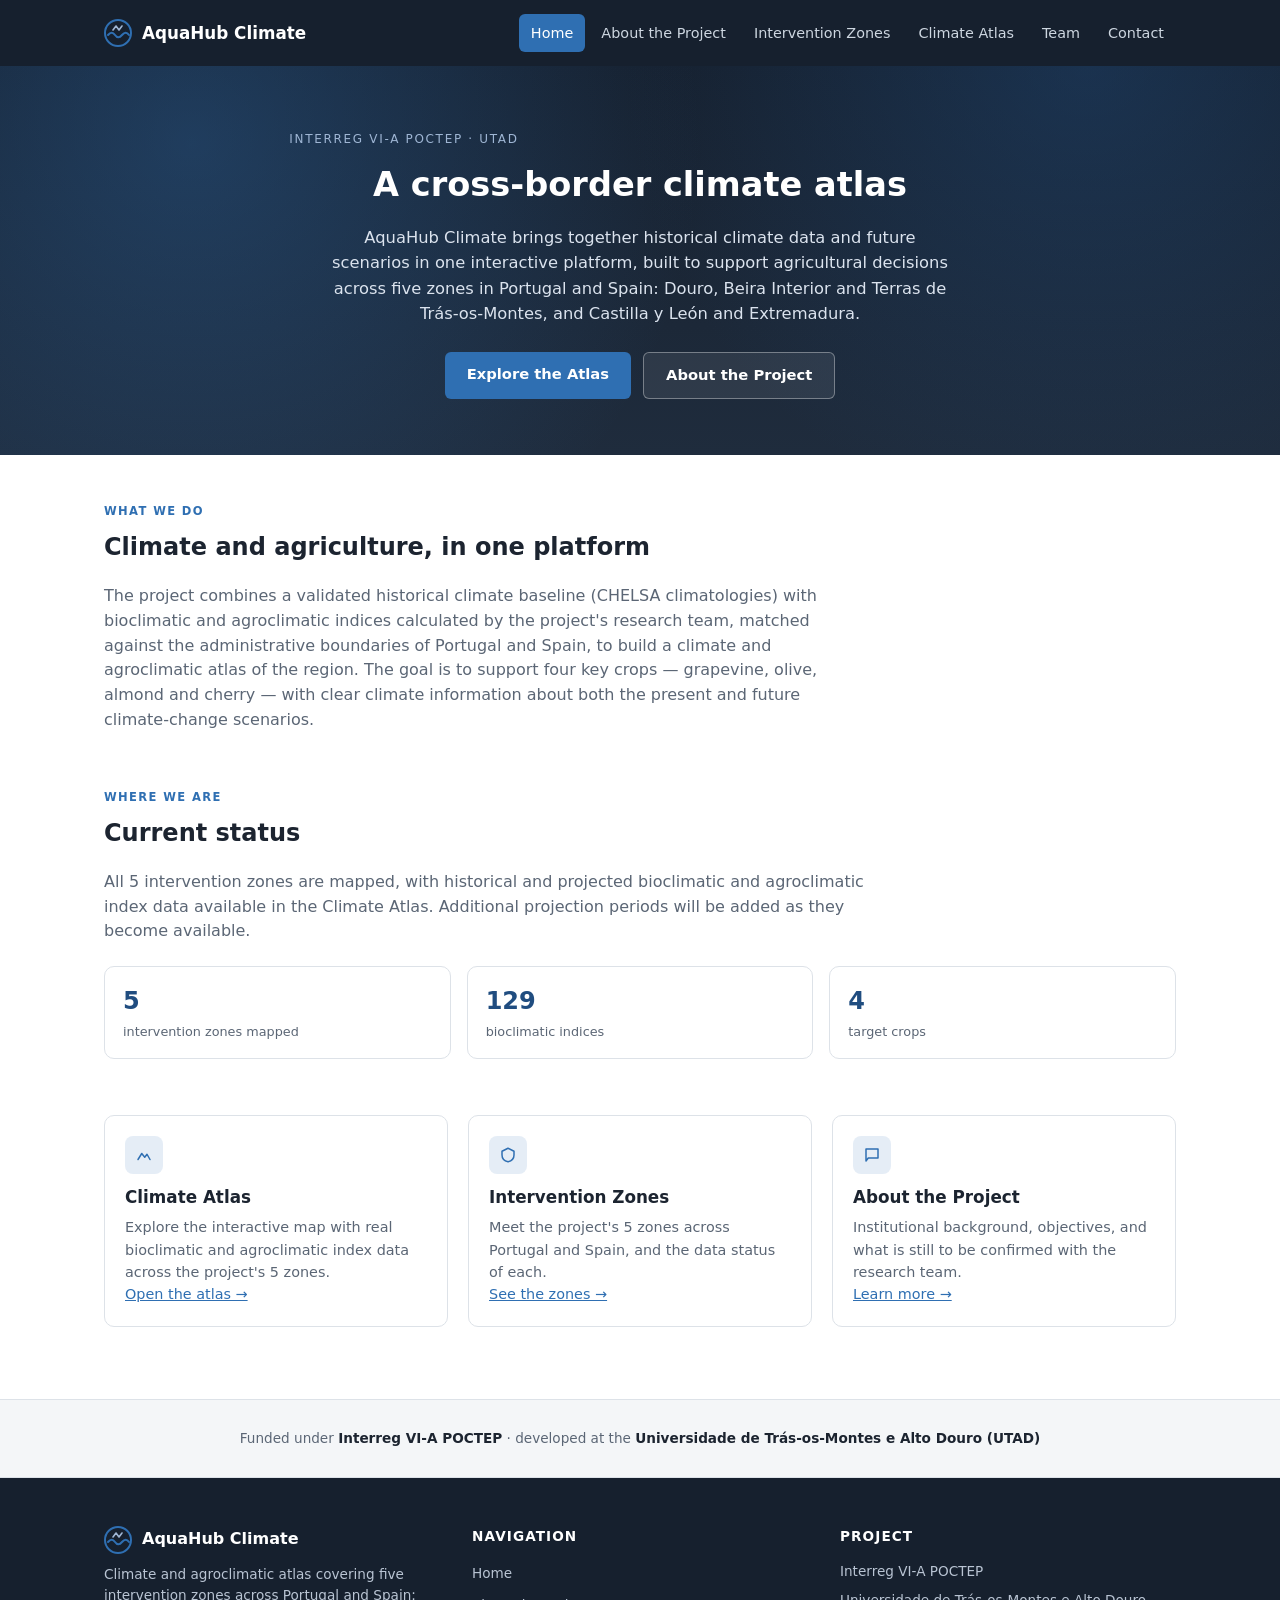
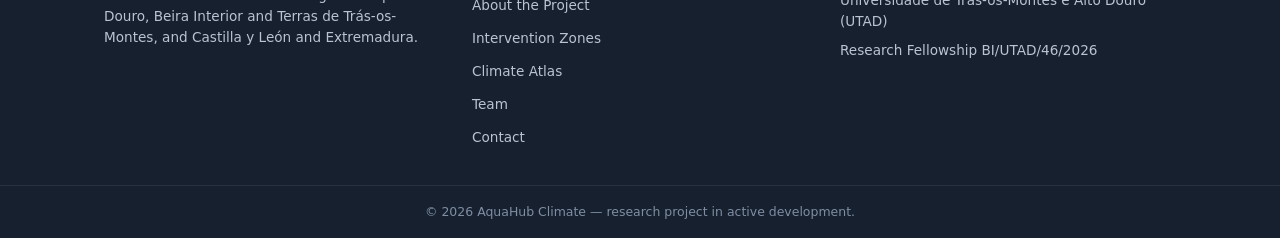
<file: web/index.html>
<!DOCTYPE html>
<html lang="en">
<head>
  <meta charset="UTF-8" />
  <meta name="viewport" content="width=device-width, initial-scale=1.0" />
  <title>AquaHub Climate</title>
  <link rel="stylesheet" href="site.css" />
</head>
<body data-active-page="home">
  <div id="site-header"></div>

  <section class="hero">
    <p class="hero-eyebrow">Interreg VI-A POCTEP · UTAD</p>
    <h1>A cross-border climate atlas</h1>
    <p class="lead">
      AquaHub Climate brings together historical climate data and
      future scenarios in one interactive platform, built to support
      agricultural decisions across five zones in Portugal and Spain:
      Douro, Beira Interior and Terras de Trás-os-Montes, and Castilla
      y León and Extremadura.
    </p>
    <div class="cta-row">
      <a class="btn btn-primary" href="atlas.html">Explore the Atlas</a>
      <a class="btn btn-secondary" href="about.html">About the Project</a>
    </div>
  </section>

  <main class="site-main">
    <section>
      <p class="section-eyebrow">What we do</p>
      <h2>Climate and agriculture, in one platform</h2>
      <p>
        The project combines a validated historical climate baseline
        (CHELSA climatologies) with bioclimatic and agroclimatic
        indices calculated by the project's research team, matched
        against the administrative boundaries of Portugal and Spain, to
        build a climate and agroclimatic atlas of the region. The goal
        is to support four key crops — grapevine, olive, almond and
        cherry — with clear climate information about both the present
        and future climate-change scenarios.
      </p>
    </section>

    <section>
      <p class="section-eyebrow">Where we are</p>
      <h2>Current status</h2>
      <p>
        All 5 intervention zones are mapped, with historical and
        projected bioclimatic and agroclimatic index data available in
        the Climate Atlas. Additional projection periods will be added
        as they become available.
      </p>
      <div class="stat-row">
        <div class="stat">
          <div class="value">5</div>
          <div class="label">intervention zones mapped</div>
        </div>
        <div class="stat">
          <div class="value">129</div>
          <div class="label">bioclimatic indices</div>
        </div>
        <div class="stat">
          <div class="value">4</div>
          <div class="label">target crops</div>
        </div>
      </div>
    </section>

    <section>
      <div class="card-grid">
        <div class="card">
          <div class="card-icon" aria-hidden="true">
            <svg width="18" height="18" viewBox="0 0 24 24" fill="none">
              <path d="M4 18l5-8 4 5 3-4 4 7" stroke="currentColor" stroke-width="2" stroke-linecap="round" stroke-linejoin="round" />
            </svg>
          </div>
          <h3>Climate Atlas</h3>
          <p>
            Explore the interactive map with real bioclimatic and
            agroclimatic index data across the project's 5 zones.
          </p>
          <p><a href="atlas.html">Open the atlas →</a></p>
        </div>
        <div class="card">
          <div class="card-icon" aria-hidden="true">
            <svg width="18" height="18" viewBox="0 0 24 24" fill="none">
              <path d="M12 3l8 4v5c0 5-3.5 8-8 9-4.5-1-8-4-8-9V7l8-4z" stroke="currentColor" stroke-width="2" stroke-linejoin="round" />
            </svg>
          </div>
          <h3>Intervention Zones</h3>
          <p>
            Meet the project's 5 zones across Portugal and Spain, and
            the data status of each.
          </p>
          <p><a href="zones.html">See the zones →</a></p>
        </div>
        <div class="card">
          <div class="card-icon" aria-hidden="true">
            <svg width="18" height="18" viewBox="0 0 24 24" fill="none">
              <path d="M4 4h16v12H7l-3 4V4z" stroke="currentColor" stroke-width="2" stroke-linejoin="round" />
            </svg>
          </div>
          <h3>About the Project</h3>
          <p>
            Institutional background, objectives, and what is still to
            be confirmed with the research team.
          </p>
          <p><a href="about.html">Learn more →</a></p>
        </div>
      </div>
    </section>
  </main>

  <div class="funding-band">
    Funded under <strong>Interreg VI-A POCTEP</strong> · developed at
    the <strong>Universidade de Trás-os-Montes e Alto Douro (UTAD)</strong>
  </div>

  <div id="site-footer"></div>

  <script src="site-chrome.js"></script>
</body>
</html>
</file>
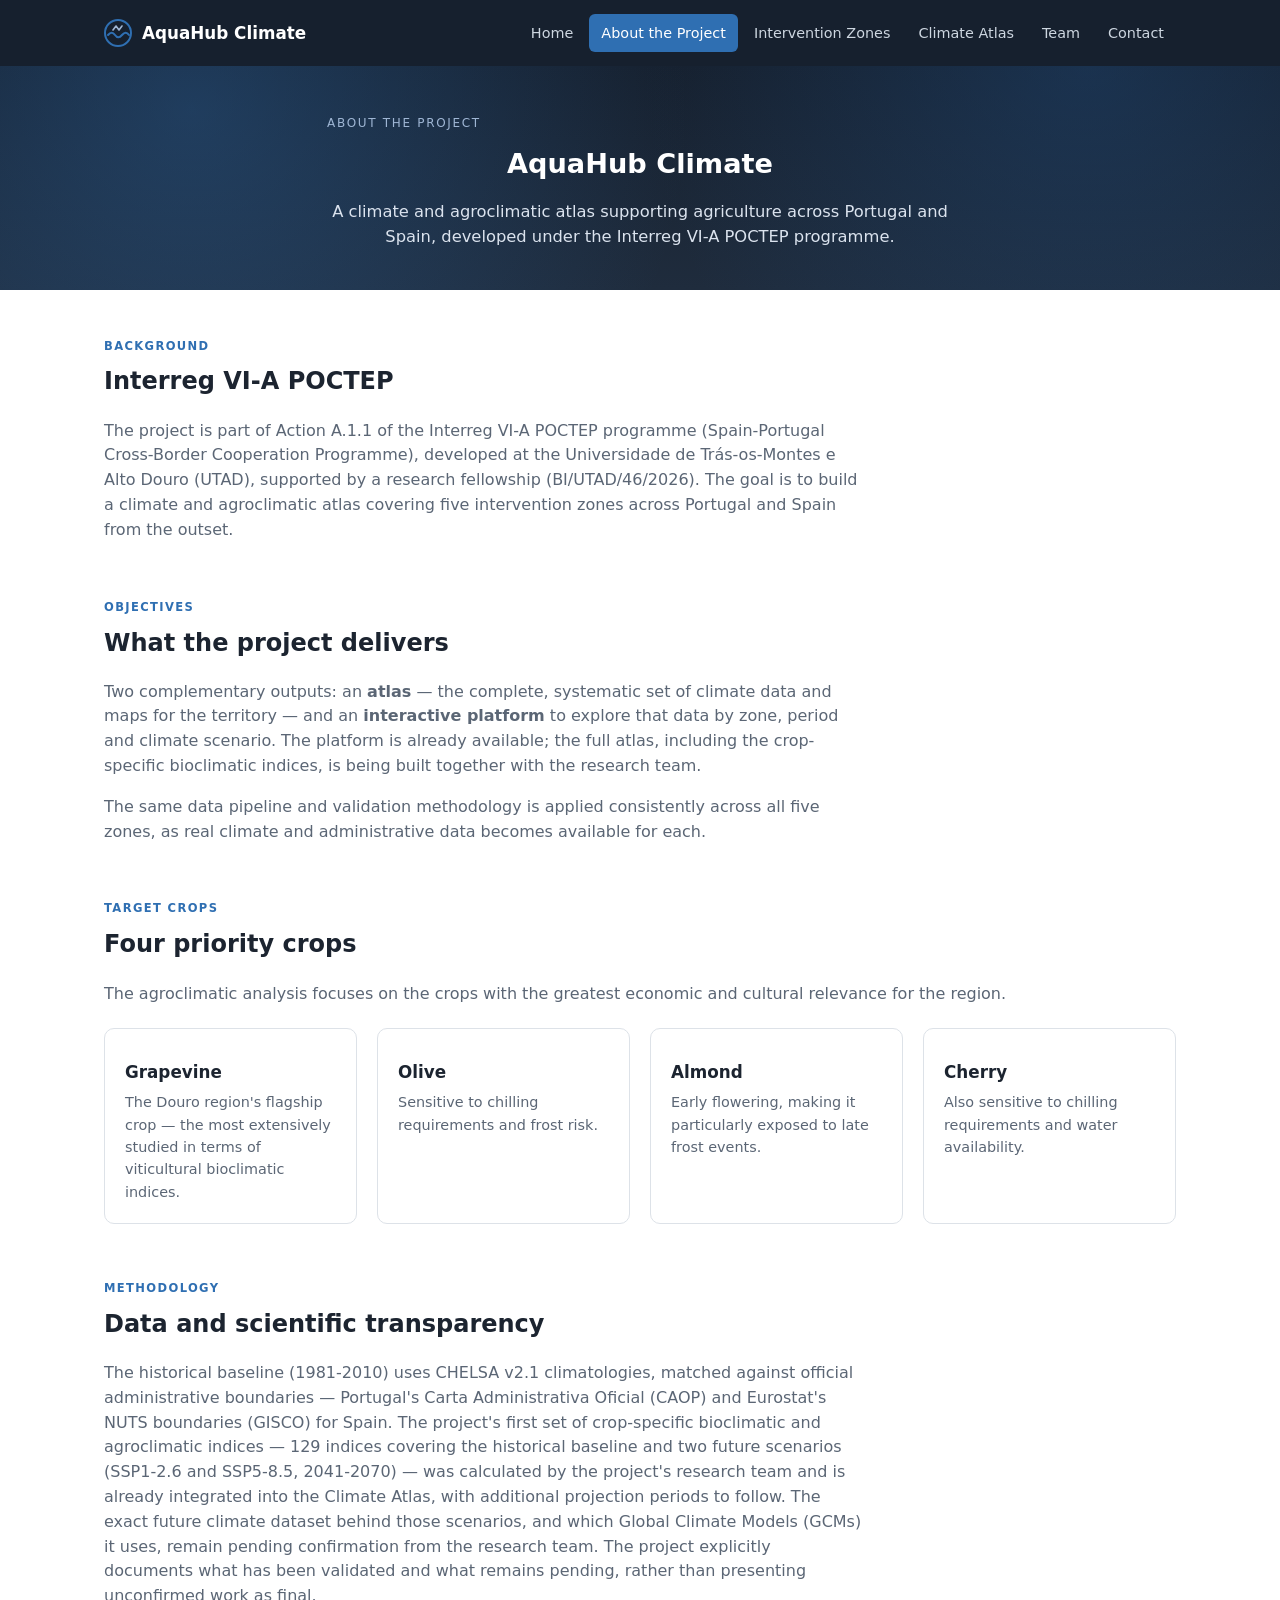
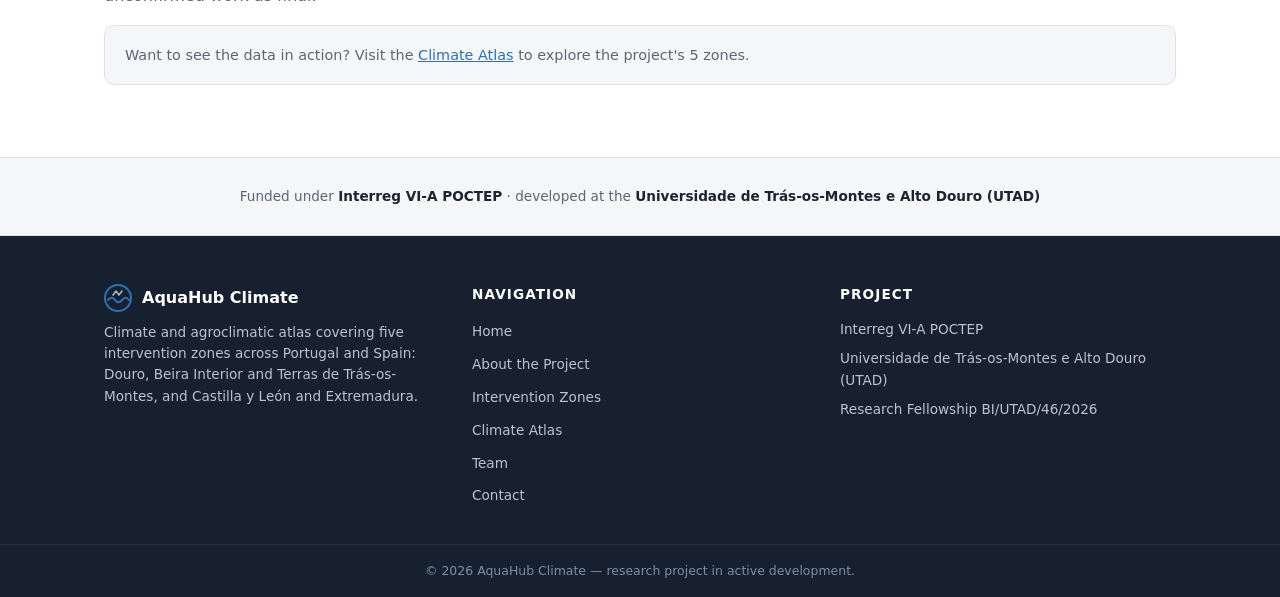
<file: web/about.html>
<!DOCTYPE html>
<html lang="en">
<head>
  <meta charset="UTF-8" />
  <meta name="viewport" content="width=device-width, initial-scale=1.0" />
  <title>About the Project — AquaHub Climate</title>
  <link rel="stylesheet" href="site.css" />
</head>
<body data-active-page="about">
  <div id="site-header"></div>

  <section class="hero page-hero">
    <p class="hero-eyebrow">About the Project</p>
    <h1>AquaHub Climate</h1>
    <p class="lead">
      A climate and agroclimatic atlas supporting agriculture across
      Portugal and Spain, developed under the Interreg VI-A POCTEP
      programme.
    </p>
  </section>

  <main class="site-main">
    <section>
      <p class="section-eyebrow">Background</p>
      <h2>Interreg VI-A POCTEP</h2>
      <p>
        The project is part of Action A.1.1 of the Interreg VI-A
        POCTEP programme (Spain-Portugal Cross-Border Cooperation
        Programme), developed at the Universidade de Trás-os-Montes e
        Alto Douro (UTAD), supported by a research fellowship
        (BI/UTAD/46/2026). The goal is to build a climate and
        agroclimatic atlas covering five intervention zones across
        Portugal and Spain from the outset.
      </p>
    </section>

    <section>
      <p class="section-eyebrow">Objectives</p>
      <h2>What the project delivers</h2>
      <p>
        Two complementary outputs: an <strong>atlas</strong> — the
        complete, systematic set of climate data and maps for the
        territory — and an <strong>interactive platform</strong> to
        explore that data by zone, period and climate scenario. The
        platform is already available; the full atlas, including the
        crop-specific bioclimatic indices, is being built together with
        the research team.
      </p>
      <p>
        The same data pipeline and validation methodology is applied
        consistently across all five zones, as real climate and
        administrative data becomes available for each.
      </p>
    </section>

    <section>
      <p class="section-eyebrow">Target crops</p>
      <h2>Four priority crops</h2>
      <p>
        The agroclimatic analysis focuses on the crops with the
        greatest economic and cultural relevance for the region.
      </p>
      <div class="card-grid">
        <div class="card">
          <h3>Grapevine</h3>
          <p>
            The Douro region's flagship crop — the most extensively
            studied in terms of viticultural bioclimatic indices.
          </p>
        </div>
        <div class="card">
          <h3>Olive</h3>
          <p>Sensitive to chilling requirements and frost risk.</p>
        </div>
        <div class="card">
          <h3>Almond</h3>
          <p>
            Early flowering, making it particularly exposed to late
            frost events.
          </p>
        </div>
        <div class="card">
          <h3>Cherry</h3>
          <p>Also sensitive to chilling requirements and water availability.</p>
        </div>
      </div>
    </section>

    <section>
      <p class="section-eyebrow">Methodology</p>
      <h2>Data and scientific transparency</h2>
      <p>
        The historical baseline (1981-2010) uses CHELSA v2.1
        climatologies, matched against official administrative
        boundaries — Portugal's Carta Administrativa Oficial (CAOP)
        and Eurostat's NUTS boundaries (GISCO) for Spain. The
        project's first set of crop-specific bioclimatic and
        agroclimatic indices — 129 indices covering the historical
        baseline and two future scenarios (SSP1-2.6 and SSP5-8.5,
        2041-2070) — was calculated by the project's research team and
        is already integrated into the Climate Atlas, with additional
        projection periods to follow. The exact future climate dataset
        behind those scenarios, and which Global Climate Models (GCMs)
        it uses, remain pending confirmation from the research team.
        The project explicitly documents what has been validated and
        what remains pending, rather than presenting unconfirmed work
        as final.
      </p>
      <div class="callout">
        Want to see the data in action? Visit the
        <a href="atlas.html">Climate Atlas</a> to explore the project's
        5 zones.
      </div>
    </section>
  </main>

  <div class="funding-band">
    Funded under <strong>Interreg VI-A POCTEP</strong> · developed at
    the <strong>Universidade de Trás-os-Montes e Alto Douro (UTAD)</strong>
  </div>

  <div id="site-footer"></div>

  <script src="site-chrome.js"></script>
</body>
</html>
</file>
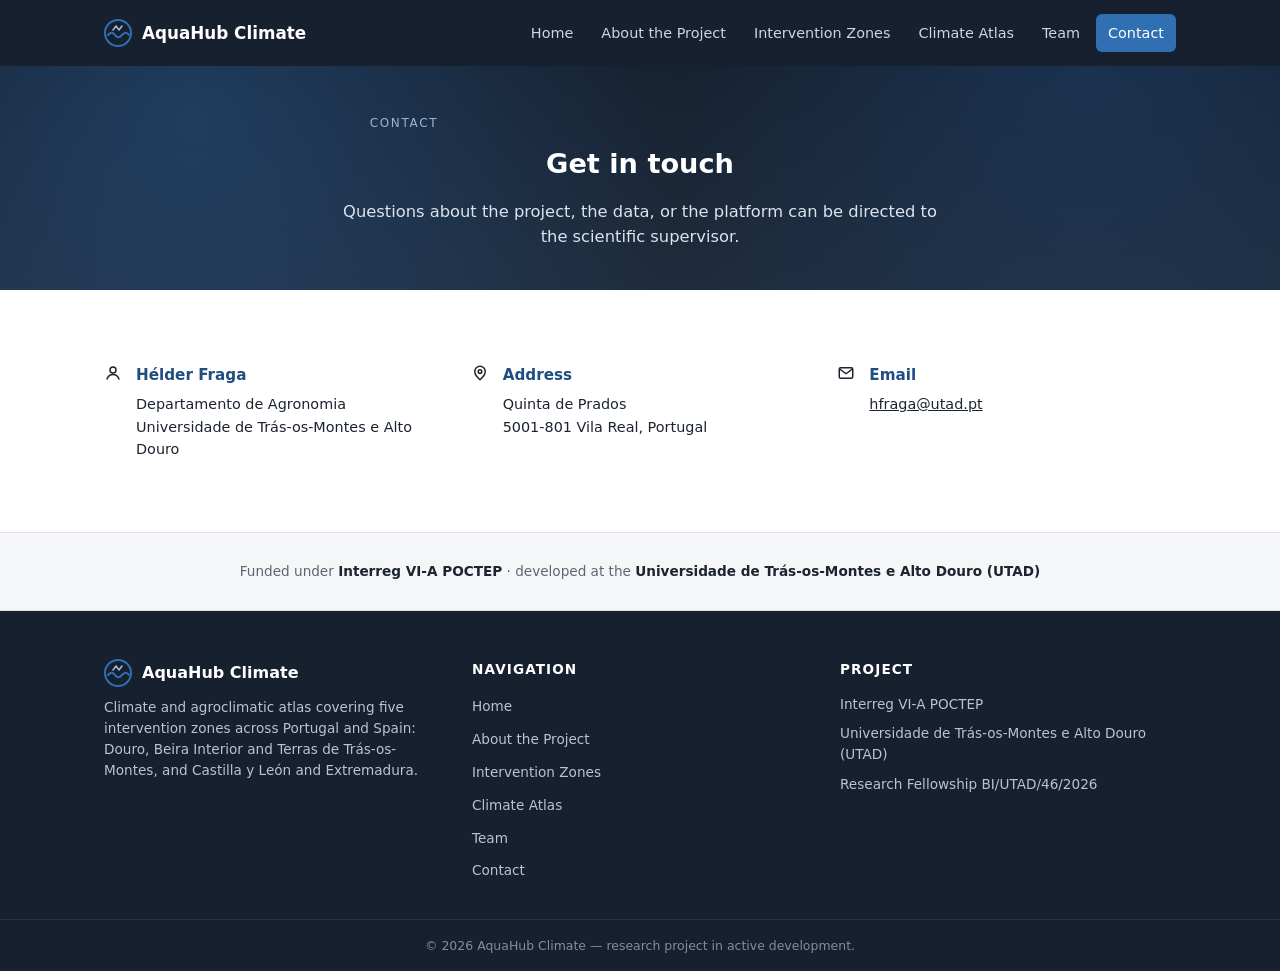
<file: web/contact.html>
<!DOCTYPE html>
<html lang="en">
<head>
  <meta charset="UTF-8" />
  <meta name="viewport" content="width=device-width, initial-scale=1.0" />
  <title>Contact — AquaHub Climate</title>
  <link rel="stylesheet" href="site.css" />
</head>
<body data-active-page="contact">
  <div id="site-header"></div>

  <section class="hero page-hero">
    <p class="hero-eyebrow">Contact</p>
    <h1>Get in touch</h1>
    <p class="lead">
      Questions about the project, the data, or the platform can be
      directed to the scientific supervisor.
    </p>
  </section>

  <main class="site-main">
    <section>
      <div class="contact-grid">
        <div class="contact-item">
          <div class="card-icon" aria-hidden="true">
            <svg width="18" height="18" viewBox="0 0 24 24" fill="none">
              <circle cx="12" cy="8" r="4" stroke="currentColor" stroke-width="2" />
              <path d="M4 20c1.5-4 4.5-6 8-6s6.5 2 8 6" stroke="currentColor" stroke-width="2" stroke-linecap="round" />
            </svg>
          </div>
          <div>
            <h3>Hélder Fraga</h3>
            <p>
              Departamento de Agronomia<br />
              Universidade de Trás-os-Montes e Alto Douro
            </p>
          </div>
        </div>

        <div class="contact-item">
          <div class="card-icon" aria-hidden="true">
            <svg width="18" height="18" viewBox="0 0 24 24" fill="none">
              <path d="M12 21s-7-6.2-7-11a7 7 0 0114 0c0 4.8-7 11-7 11z" stroke="currentColor" stroke-width="2" stroke-linejoin="round" />
              <circle cx="12" cy="10" r="2.4" stroke="currentColor" stroke-width="2" />
            </svg>
          </div>
          <div>
            <h3>Address</h3>
            <p>
              Quinta de Prados<br />
              5001-801 Vila Real, Portugal
            </p>
          </div>
        </div>

        <div class="contact-item">
          <div class="card-icon" aria-hidden="true">
            <svg width="18" height="18" viewBox="0 0 24 24" fill="none">
              <rect x="3" y="5" width="18" height="14" rx="2" stroke="currentColor" stroke-width="2" />
              <path d="M4 7l8 6 8-6" stroke="currentColor" stroke-width="2" stroke-linecap="round" stroke-linejoin="round" />
            </svg>
          </div>
          <div>
            <h3>Email</h3>
            <p><a href="mailto:hfraga@utad.pt">hfraga@utad.pt</a></p>
          </div>
        </div>
      </div>
    </section>
  </main>

  <div class="funding-band">
    Funded under <strong>Interreg VI-A POCTEP</strong> · developed at
    the <strong>Universidade de Trás-os-Montes e Alto Douro (UTAD)</strong>
  </div>

  <div id="site-footer"></div>

  <script src="site-chrome.js"></script>
</body>
</html>
</file>
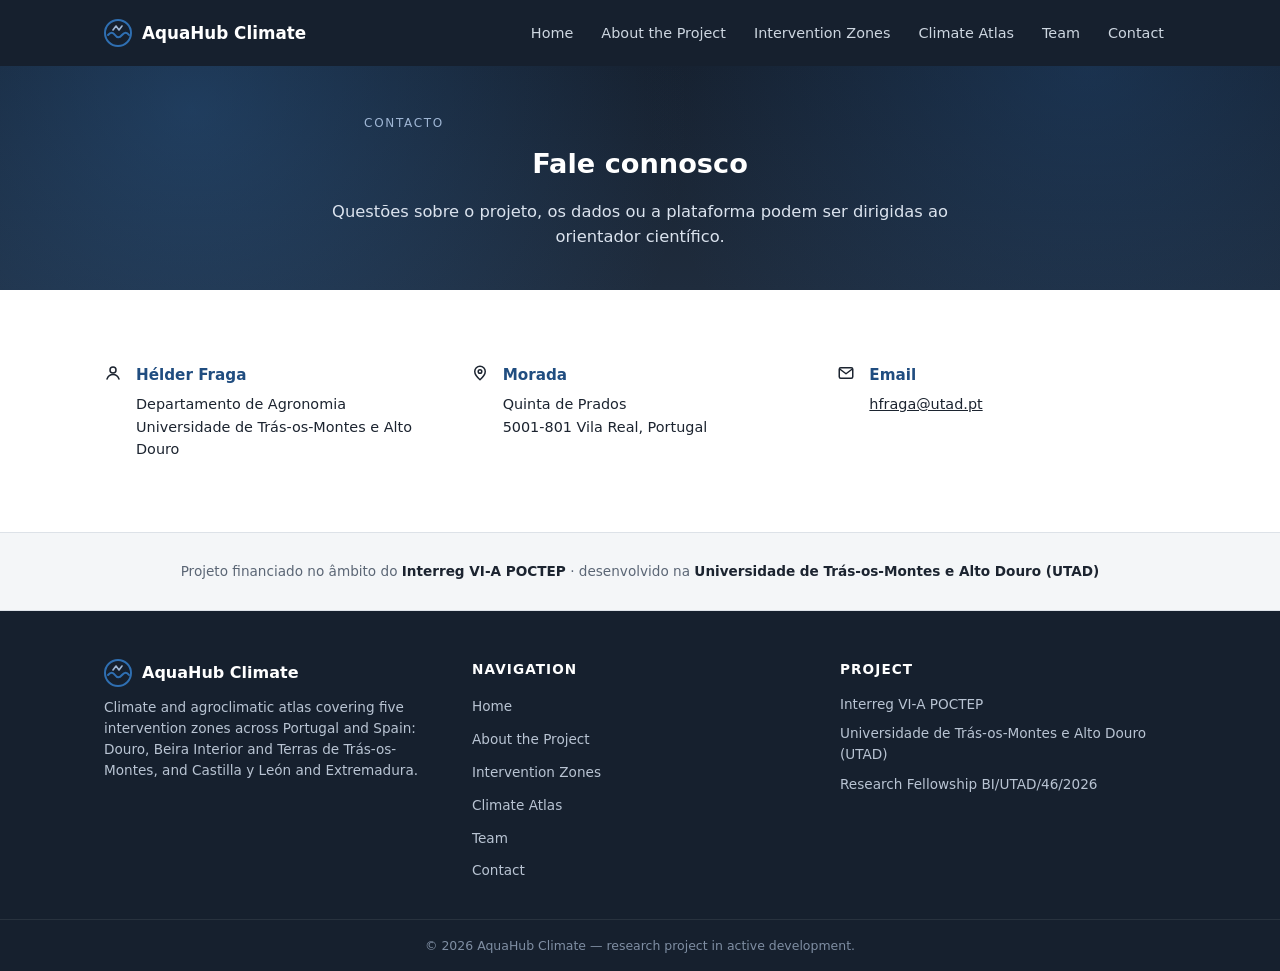
<file: web/contacto.html>
<!DOCTYPE html>
<html lang="pt">
<head>
  <meta charset="UTF-8" />
  <meta name="viewport" content="width=device-width, initial-scale=1.0" />
  <title>Contacto — AquaHub Climate</title>
  <link rel="stylesheet" href="site.css" />
</head>
<body data-active-page="contacto">
  <div id="site-header"></div>

  <section class="hero page-hero">
    <p class="hero-eyebrow">Contacto</p>
    <h1>Fale connosco</h1>
    <p class="lead">
      Questões sobre o projeto, os dados ou a plataforma podem ser
      dirigidas ao orientador científico.
    </p>
  </section>

  <main class="site-main">
    <section>
      <div class="contact-grid">
        <div class="contact-item">
          <div class="card-icon" aria-hidden="true">
            <svg width="18" height="18" viewBox="0 0 24 24" fill="none">
              <circle cx="12" cy="8" r="4" stroke="currentColor" stroke-width="2" />
              <path d="M4 20c1.5-4 4.5-6 8-6s6.5 2 8 6" stroke="currentColor" stroke-width="2" stroke-linecap="round" />
            </svg>
          </div>
          <div>
            <h3>Hélder Fraga</h3>
            <p>
              Departamento de Agronomia<br />
              Universidade de Trás-os-Montes e Alto Douro
            </p>
          </div>
        </div>

        <div class="contact-item">
          <div class="card-icon" aria-hidden="true">
            <svg width="18" height="18" viewBox="0 0 24 24" fill="none">
              <path d="M12 21s-7-6.2-7-11a7 7 0 0114 0c0 4.8-7 11-7 11z" stroke="currentColor" stroke-width="2" stroke-linejoin="round" />
              <circle cx="12" cy="10" r="2.4" stroke="currentColor" stroke-width="2" />
            </svg>
          </div>
          <div>
            <h3>Morada</h3>
            <p>
              Quinta de Prados<br />
              5001-801 Vila Real, Portugal
            </p>
          </div>
        </div>

        <div class="contact-item">
          <div class="card-icon" aria-hidden="true">
            <svg width="18" height="18" viewBox="0 0 24 24" fill="none">
              <rect x="3" y="5" width="18" height="14" rx="2" stroke="currentColor" stroke-width="2" />
              <path d="M4 7l8 6 8-6" stroke="currentColor" stroke-width="2" stroke-linecap="round" stroke-linejoin="round" />
            </svg>
          </div>
          <div>
            <h3>Email</h3>
            <p><a href="mailto:hfraga@utad.pt">hfraga@utad.pt</a></p>
          </div>
        </div>
      </div>
    </section>
  </main>

  <div class="funding-band">
    Projeto financiado no âmbito do <strong>Interreg VI-A POCTEP</strong> ·
    desenvolvido na <strong>Universidade de Trás-os-Montes e Alto Douro
    (UTAD)</strong>
  </div>

  <div id="site-footer"></div>

  <script src="site-chrome.js"></script>
</body>
</html>
</file>
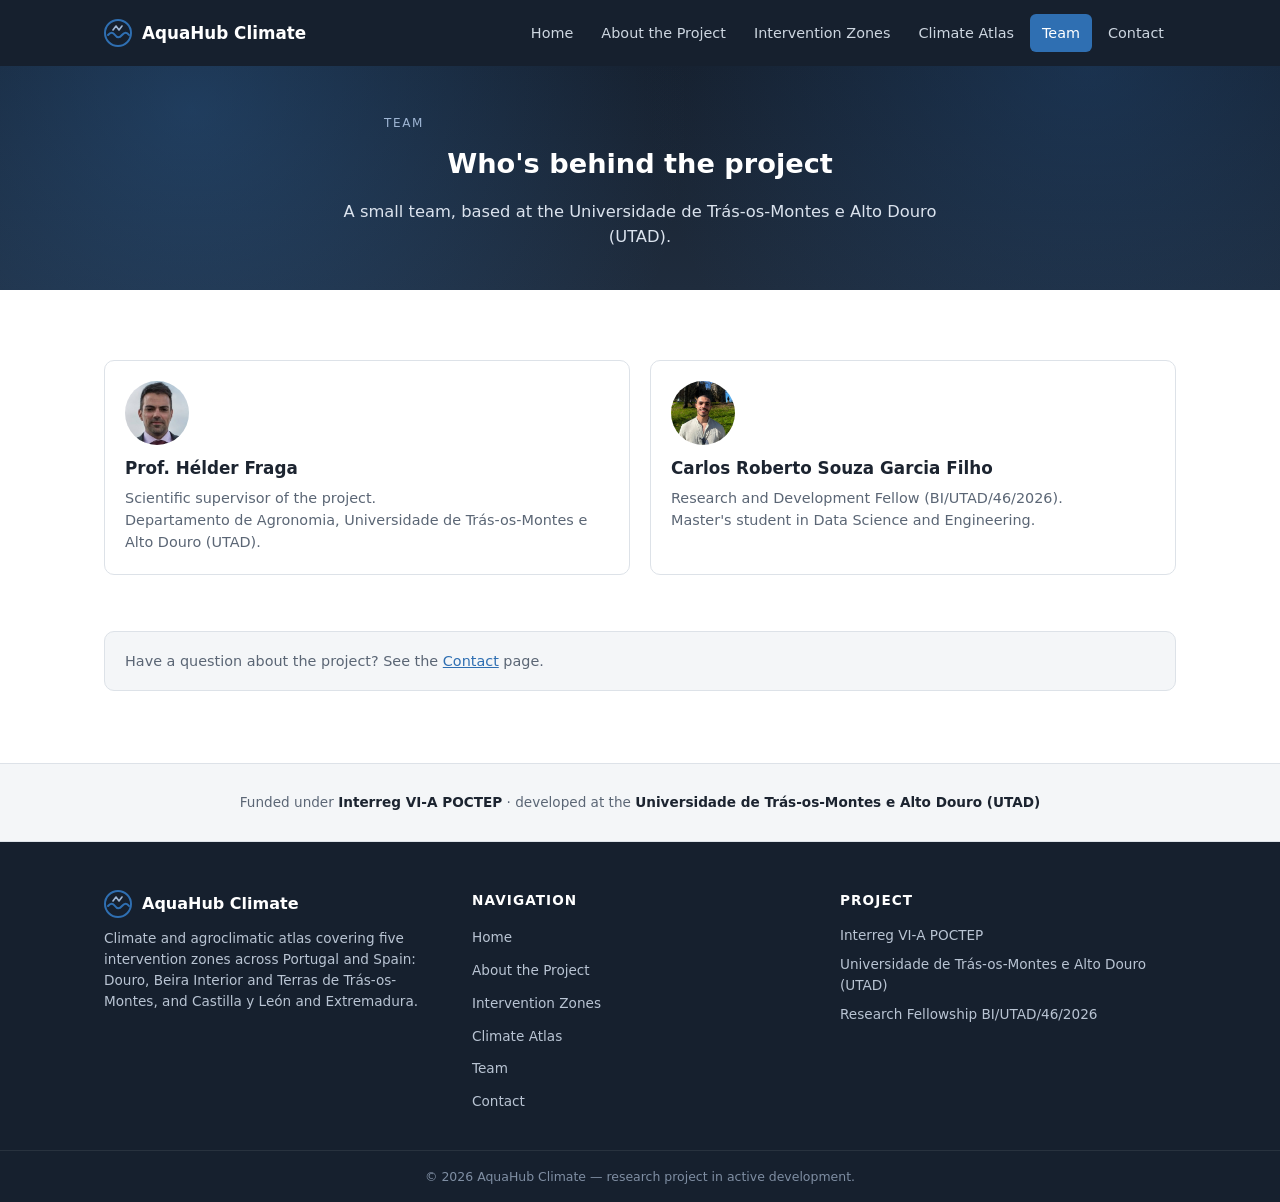
<file: web/team.html>
<!DOCTYPE html>
<html lang="en">
<head>
  <meta charset="UTF-8" />
  <meta name="viewport" content="width=device-width, initial-scale=1.0" />
  <title>Team — AquaHub Climate</title>
  <link rel="stylesheet" href="site.css" />
</head>
<body data-active-page="team">
  <div id="site-header"></div>

  <section class="hero page-hero">
    <p class="hero-eyebrow">Team</p>
    <h1>Who's behind the project</h1>
    <p class="lead">
      A small team, based at the Universidade de Trás-os-Montes e Alto
      Douro (UTAD).
    </p>
  </section>

  <main class="site-main">
    <section>
      <div class="card-grid">
        <div class="card">
          <img
            class="card-photo"
            src="assets/team-helder-fraga.jpg"
            alt="Portrait of Prof. Hélder Fraga"
          />
          <h3>Prof. Hélder Fraga</h3>
          <p>
            Scientific supervisor of the project.<br />
            Departamento de Agronomia, Universidade de Trás-os-Montes e
            Alto Douro (UTAD).
          </p>
        </div>
        <div class="card">
          <img
            class="card-photo"
            src="assets/team-carlos-filho.jpg"
            alt="Portrait of Carlos Roberto Souza Garcia Filho"
          />
          <h3>Carlos Roberto Souza Garcia Filho</h3>
          <p>
            Research and Development Fellow (BI/UTAD/46/2026).<br />
            Master's student in Data Science and Engineering.
          </p>
        </div>
      </div>
    </section>

    <section>
      <div class="callout">
        Have a question about the project? See the
        <a href="contact.html">Contact</a> page.
      </div>
    </section>
  </main>

  <div class="funding-band">
    Funded under <strong>Interreg VI-A POCTEP</strong> · developed at
    the <strong>Universidade de Trás-os-Montes e Alto Douro (UTAD)</strong>
  </div>

  <div id="site-footer"></div>

  <script src="site-chrome.js"></script>
</body>
</html>
</file>
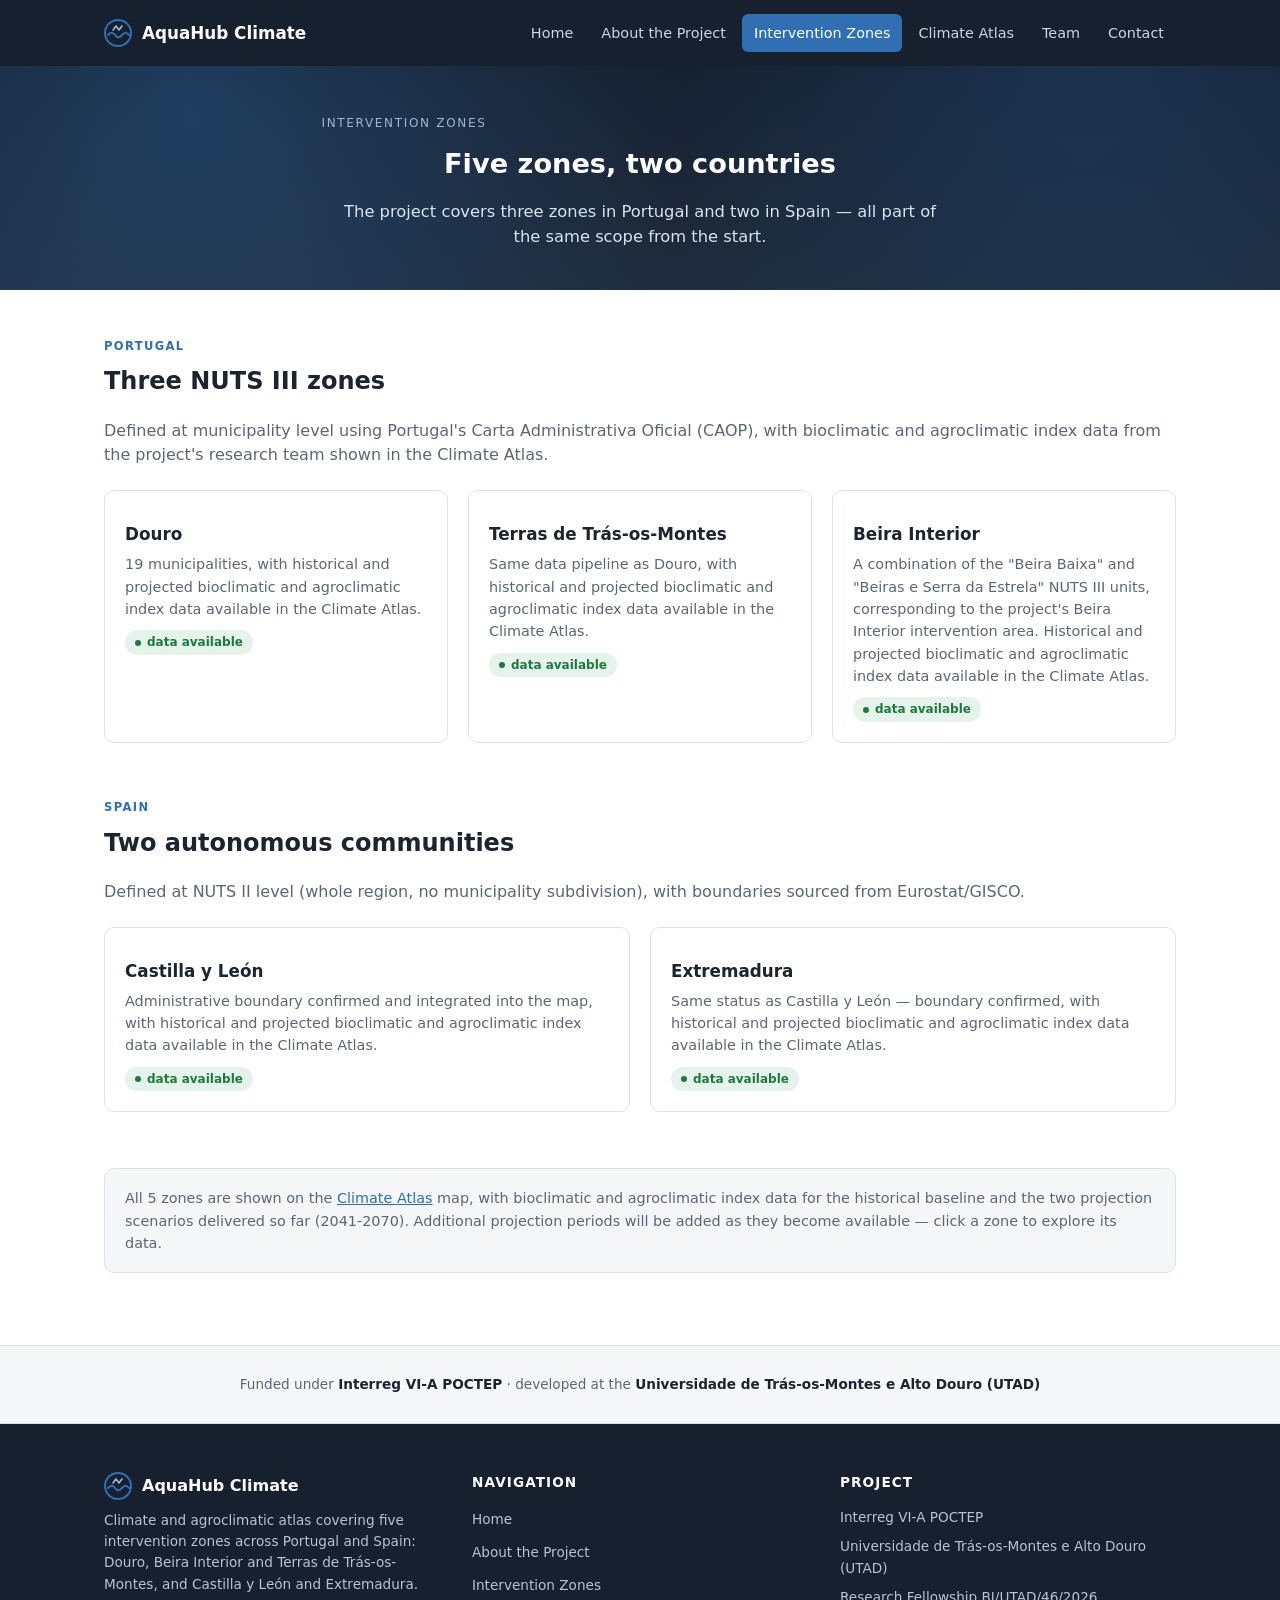
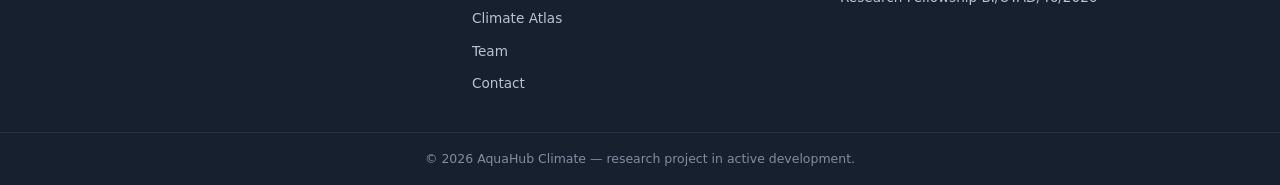
<file: web/zones.html>
<!DOCTYPE html>
<html lang="en">
<head>
  <meta charset="UTF-8" />
  <meta name="viewport" content="width=device-width, initial-scale=1.0" />
  <title>Intervention Zones — AquaHub Climate</title>
  <link rel="stylesheet" href="site.css" />
</head>
<body data-active-page="zones">
  <div id="site-header"></div>

  <section class="hero page-hero">
    <p class="hero-eyebrow">Intervention Zones</p>
    <h1>Five zones, two countries</h1>
    <p class="lead">
      The project covers three zones in Portugal and two in Spain —
      all part of the same scope from the start.
    </p>
  </section>

  <main class="site-main">
    <section>
      <p class="section-eyebrow">Portugal</p>
      <h2>Three NUTS III zones</h2>
      <p>
        Defined at municipality level using Portugal's Carta
        Administrativa Oficial (CAOP), with bioclimatic and
        agroclimatic index data from the project's research team shown
        in the Climate Atlas.
      </p>
      <div class="card-grid">
        <div class="card">
          <h3>Douro</h3>
          <p>
            19 municipalities, with historical and projected
            bioclimatic and agroclimatic index data available in the
            Climate Atlas.
          </p>
          <span class="status-pill ready">data available</span>
        </div>
        <div class="card">
          <h3>Terras de Trás-os-Montes</h3>
          <p>
            Same data pipeline as Douro, with historical and projected
            bioclimatic and agroclimatic index data available in the
            Climate Atlas.
          </p>
          <span class="status-pill ready">data available</span>
        </div>
        <div class="card">
          <h3>Beira Interior</h3>
          <p>
            A combination of the "Beira Baixa" and "Beiras e Serra da
            Estrela" NUTS III units, corresponding to the project's
            Beira Interior intervention area. Historical and projected
            bioclimatic and agroclimatic index data available in the
            Climate Atlas.
          </p>
          <span class="status-pill ready">data available</span>
        </div>
      </div>
    </section>

    <section>
      <p class="section-eyebrow">Spain</p>
      <h2>Two autonomous communities</h2>
      <p>
        Defined at NUTS II level (whole region, no municipality
        subdivision), with boundaries sourced from Eurostat/GISCO.
      </p>
      <div class="card-grid">
        <div class="card">
          <h3>Castilla y León</h3>
          <p>
            Administrative boundary confirmed and integrated into the
            map, with historical and projected bioclimatic and
            agroclimatic index data available in the Climate Atlas.
          </p>
          <span class="status-pill ready">data available</span>
        </div>
        <div class="card">
          <h3>Extremadura</h3>
          <p>
            Same status as Castilla y León — boundary confirmed, with
            historical and projected bioclimatic and agroclimatic
            index data available in the Climate Atlas.
          </p>
          <span class="status-pill ready">data available</span>
        </div>
      </div>
    </section>

    <section>
      <div class="callout">
        All 5 zones are shown on the <a href="atlas.html">Climate
        Atlas</a> map, with bioclimatic and agroclimatic index data
        for the historical baseline and the two projection scenarios
        delivered so far (2041-2070). Additional projection periods
        will be added as they become available — click a zone to
        explore its data.
      </div>
    </section>
  </main>

  <div class="funding-band">
    Funded under <strong>Interreg VI-A POCTEP</strong> · developed at
    the <strong>Universidade de Trás-os-Montes e Alto Douro (UTAD)</strong>
  </div>

  <div id="site-footer"></div>

  <script src="site-chrome.js"></script>
</body>
</html>
</file>
<file: web/site.css>
/* Shared site shell — navigation, hero banners, content sections and
   footer used by every page (index/sobre/zonas/equipa/contacto) plus
   atlas.html. style.css stays scoped to the interactive platform
   itself (map/panel/legend) and is loaded alongside this file only
   on atlas.html. */

:root {
  --ink: #1c2430;
  --muted: #5b6675;
  --border: #dde2e8;
  --accent: #2f6fb2;
  --accent-dark: #204d80;
  --surface: #ffffff;
  --surface-alt: #f4f6f8;
  --navy: #16202e;
  --navy-alt: #1f2c3d;
}

* {
  box-sizing: border-box;
}

body {
  margin: 0;
  font-family: "Segoe UI", system-ui, sans-serif;
  color: var(--ink);
  background: var(--surface);
  line-height: 1.55;
}

a {
  color: var(--accent);
}

/* ---- Top navigation ---------------------------------------------- */

#site-header {
  position: sticky;
  top: 0;
  z-index: 20;
  background: var(--navy);
  color: #f4f6f8;
}

.site-nav {
  max-width: 1120px;
  margin: 0 auto;
  padding: 14px 24px;
  display: flex;
  align-items: center;
  justify-content: space-between;
  gap: 16px;
  flex-wrap: wrap;
}

.site-nav .brand {
  display: flex;
  align-items: center;
  gap: 10px;
  font-weight: 700;
  font-size: 1.05rem;
  color: #ffffff;
  text-decoration: none;
}

.site-nav .brand svg {
  flex-shrink: 0;
}

.site-nav ul {
  list-style: none;
  display: flex;
  gap: 4px;
  margin: 0;
  padding: 0;
  flex-wrap: wrap;
}

.site-nav a.nav-link {
  display: inline-block;
  padding: 8px 12px;
  border-radius: 6px;
  color: #cdd6e0;
  text-decoration: none;
  font-size: 0.9rem;
  transition: background 0.15s ease, color 0.15s ease;
}

.site-nav a.nav-link:hover {
  background: rgba(255, 255, 255, 0.08);
  color: #ffffff;
}

.site-nav a.nav-link.active {
  background: var(--accent);
  color: #ffffff;
}

/* ---- Hero banner ---------------------------------------------------- */

.hero {
  padding: 64px 24px 56px;
  background:
    radial-gradient(circle at 15% 20%, rgba(47, 111, 178, 0.35), transparent 45%),
    radial-gradient(circle at 85% 0%, rgba(32, 77, 128, 0.4), transparent 40%),
    linear-gradient(180deg, var(--navy) 0%, var(--navy-alt) 100%);
  color: #ffffff;
  text-align: center;
}

.hero-eyebrow {
  text-transform: uppercase;
  letter-spacing: 0.14em;
  font-size: 0.75rem;
  color: #9fb6d4;
  margin: 0 0 10px;
}

.hero h1 {
  margin: 0 0 14px;
  font-size: 2.1rem;
  font-weight: 700;
}

.hero p.lead {
  max-width: 620px;
  margin: 0 auto;
  color: #dbe3ee;
  font-size: 1.02rem;
}

.hero .cta-row {
  margin-top: 26px;
  display: flex;
  gap: 12px;
  justify-content: center;
  flex-wrap: wrap;
}

.btn {
  display: inline-block;
  padding: 11px 22px;
  border-radius: 6px;
  text-decoration: none;
  font-size: 0.92rem;
  font-weight: 600;
  transition: transform 0.15s ease, box-shadow 0.15s ease;
}

.btn:hover {
  transform: translateY(-1px);
}

.btn-primary {
  background: var(--accent);
  color: #ffffff;
}

.btn-primary:hover {
  box-shadow: 0 6px 16px rgba(47, 111, 178, 0.4);
}

.btn-secondary {
  background: rgba(255, 255, 255, 0.08);
  color: #ffffff;
  border: 1px solid rgba(255, 255, 255, 0.35);
}

.page-hero {
  padding: 48px 24px 40px;
}

.page-hero h1 {
  font-size: 1.7rem;
}

/* ---- Content sections ------------------------------------------------ */

main.site-main {
  max-width: 1120px;
  margin: 0 auto;
  padding: 48px 24px 72px;
}

section + section {
  margin-top: 56px;
}

.section-eyebrow {
  text-transform: uppercase;
  letter-spacing: 0.12em;
  font-size: 0.72rem;
  color: var(--accent);
  font-weight: 700;
  margin: 0 0 8px;
}

section h2 {
  margin: 0 0 18px;
  font-size: 1.5rem;
}

section p {
  color: var(--muted);
  max-width: 760px;
}

/* An intro paragraph directly followed by a card grid should span the
   grid's full width, not the 760px reading-width cap above - otherwise
   it looks narrower than the wide grid right beneath it. */
section p:has(+ .card-grid) {
  max-width: none;
}

.card-grid {
  display: grid;
  grid-template-columns: repeat(auto-fit, minmax(240px, 1fr));
  gap: 20px;
  margin-top: 22px;
}

.card {
  background: var(--surface);
  border: 1px solid var(--border);
  border-radius: 10px;
  padding: 20px;
}

.card h3 {
  margin: 10px 0 6px;
  font-size: 1.05rem;
}

.card p {
  margin: 0;
  font-size: 0.9rem;
}

.card .card-photo {
  width: 64px;
  height: 64px;
  border-radius: 50%;
  object-fit: cover;
  display: block;
}

.card .card-icon {
  width: 38px;
  height: 38px;
  display: flex;
  align-items: center;
  justify-content: center;
  border-radius: 8px;
  background: rgba(47, 111, 178, 0.12);
  color: var(--accent);
}

.status-pill {
  display: inline-flex;
  align-items: center;
  gap: 6px;
  font-size: 0.75rem;
  font-weight: 600;
  padding: 3px 10px;
  border-radius: 999px;
  margin-top: 10px;
}

.status-pill.ready {
  background: #e5f3ea;
  color: #1c7a3f;
}

.status-pill.pending {
  background: #fff6e5;
  color: #a1670f;
}

.status-pill::before {
  content: "";
  width: 6px;
  height: 6px;
  border-radius: 50%;
  background: currentColor;
}

.callout {
  background: var(--surface-alt);
  border: 1px solid var(--border);
  border-radius: 10px;
  padding: 18px 20px;
  font-size: 0.9rem;
  color: var(--muted);
}

.stat-row {
  display: grid;
  grid-template-columns: repeat(auto-fit, minmax(160px, 1fr));
  gap: 16px;
  margin-top: 22px;
}

.stat {
  border: 1px solid var(--border);
  border-radius: 10px;
  padding: 16px 18px;
}

.stat .value {
  font-size: 1.5rem;
  font-weight: 700;
  color: var(--accent-dark);
}

.stat .label {
  font-size: 0.8rem;
  color: var(--muted);
  margin-top: 2px;
}

/* ---- Contact info blocks ------------------------------------------- */

.contact-grid {
  display: grid;
  grid-template-columns: repeat(auto-fit, minmax(220px, 1fr));
  gap: 28px;
  margin-top: 26px;
}

.contact-item {
  display: flex;
  gap: 14px;
  align-items: flex-start;
}

.contact-item .card-icon {
  flex-shrink: 0;
}

.contact-item h3 {
  margin: 0 0 6px;
  font-size: 0.95rem;
  color: var(--accent-dark);
}

.contact-item p {
  margin: 0;
  font-size: 0.9rem;
  color: var(--ink);
}

.contact-item a {
  color: var(--ink);
  text-decoration: underline;
}

/* ---- Funding acknowledgment band -------------------------------------- */

.funding-band {
  border-top: 1px solid var(--border);
  border-bottom: 1px solid var(--border);
  background: var(--surface-alt);
  padding: 28px 24px;
  text-align: center;
  font-size: 0.85rem;
  color: var(--muted);
}

.funding-band strong {
  color: var(--ink);
}

/* ---- Footer ------------------------------------------------------------ */

#site-footer {
  background: var(--navy);
  color: #b9c4d3;
}

.footer-grid {
  max-width: 1120px;
  margin: 0 auto;
  padding: 48px 24px 28px;
  display: grid;
  grid-template-columns: repeat(auto-fit, minmax(220px, 1fr));
  gap: 32px;
}

.footer-grid h4 {
  color: #ffffff;
  font-size: 0.85rem;
  text-transform: uppercase;
  letter-spacing: 0.08em;
  margin: 0 0 14px;
}

.footer-grid .brand {
  display: flex;
  align-items: center;
  gap: 10px;
  color: #ffffff;
  font-weight: 700;
  margin-bottom: 10px;
}

.footer-grid p {
  font-size: 0.85rem;
  margin: 0 0 8px;
  color: #b9c4d3;
}

.footer-grid ul {
  list-style: none;
  margin: 0;
  padding: 0;
}

.footer-grid li {
  margin-bottom: 8px;
}

.footer-grid a {
  color: #b9c4d3;
  text-decoration: none;
  font-size: 0.85rem;
}

.footer-grid a:hover {
  color: #ffffff;
}

.footer-bottom {
  border-top: 1px solid rgba(255, 255, 255, 0.08);
  text-align: center;
  padding: 16px 24px;
  font-size: 0.78rem;
  color: #7f8ea3;
}

/* ---- App shell (atlas.html only) -------------------------------------
   The interactive map needs the full remaining viewport height, so
   this page opts out of the normal scrolling content layout: body
   becomes a flex column (sticky nav + the platform's own banner, both
   sized to content, then main filling the rest, then a slim one-line
   footer) instead of the standard hero/multi-column footer used by
   every other page. */

body.app-shell {
  display: flex;
  flex-direction: column;
  height: 100vh;
  overflow: hidden;
}

body.app-shell #site-header {
  position: static;
  flex-shrink: 0;
}

body.app-shell #site-footer {
  flex-shrink: 0;
}

body.app-shell .footer-grid {
  display: none;
}

body.app-shell .footer-bottom {
  padding: 6px 24px;
}

@media (max-width: 640px) {
  .hero h1 {
    font-size: 1.6rem;
  }

  main.site-main {
    padding: 32px 16px 56px;
  }
}
</file>
